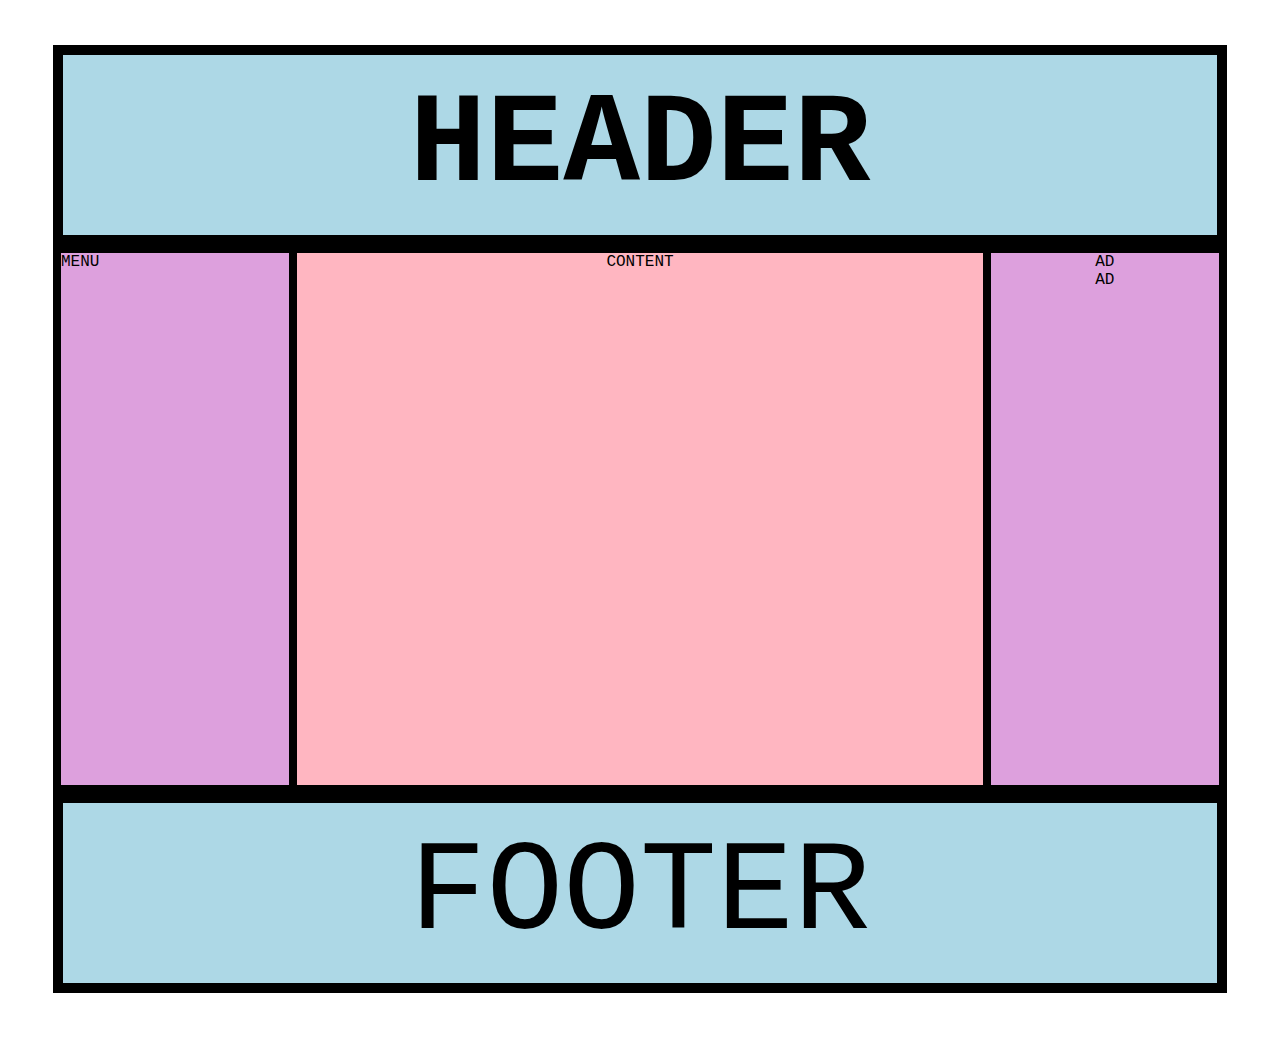
<file: Holy Grail/index.html>
<!DOCTYPE html>
<html lang="en">
<head>
    <meta charset="UTF-8">
    <meta name="viewport" content="width=device-width, initial-scale=1.0">
    <meta http-equiv="X-UA-Compatible" content="ie=edge">
    <title>Holy Grail</title>
    <link rel="stylesheet" href="style.css">
</head>
<body>

    <div class="main-container">
        
        <div class="header-container">
            <h1 class="header">HEADER</h1>
        </div>

        <div class="middle-container">
            <div class="middle-menu">MENU</div>
            <div class="middle-content">CONTENT</div>
            <div class="middle-advertisement">AD<br>AD</div>            
        </div>

        <div class="footer-container">
            <footer class="footer">FOOTER</footer>
        </div>

    </div>
</body>
</html>
</file>
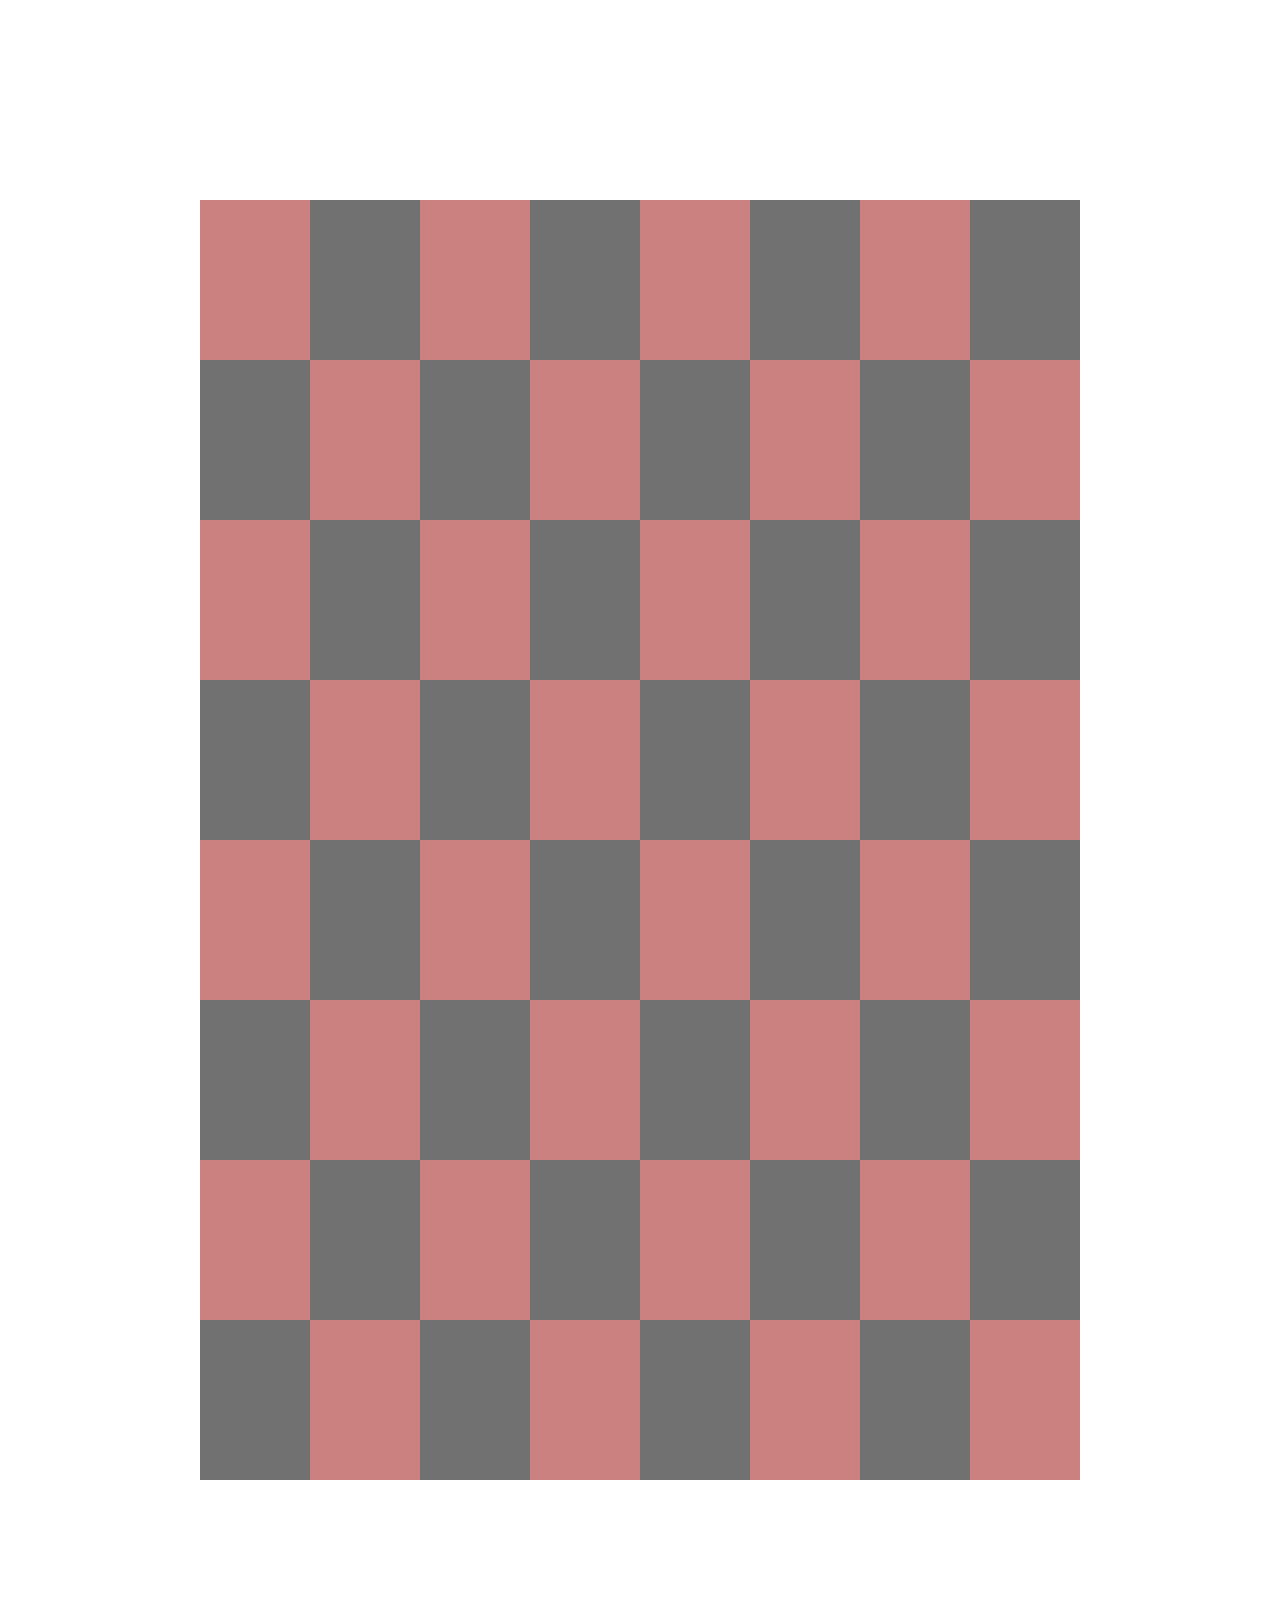
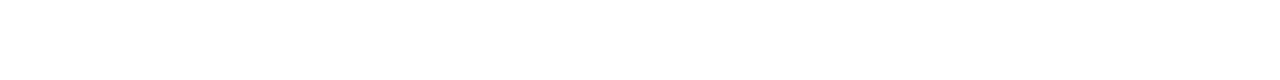
<file: Chessboard/chessboard.html>
<!DOCTYPE html>
<html lang="en">
<head>
    <meta charset="UTF-8">
    <meta name="viewport" content="width=device-width, initial-scale=1.0">
    <meta http-equiv="X-UA-Compatible" content="ie=edge">
    <link rel="stylesheet" href="style.css">
    <title>Document</title>
</head>
<body>
        <div class="board">
            <div class="row">
                <div class="white-square"></div>
                <div class="black-square"></div>
                <div class="white-square"></div>
                <div class="black-square"></div>
                <div class="white-square"></div>
                <div class="black-square"></div>
                <div class="white-square"></div>
                <div class="black-square"></div>
            </div>
            <div class="row">
                <div class="black-square"></div>
                <div class="white-square"></div>
                <div class="black-square"></div>
                <div class="white-square"></div>
                <div class="black-square"></div>
                <div class="white-square"></div>
                <div class="black-square"></div>
                <div class="white-square"></div>
            </div>
            <div class="row">
                <div class="white-square"></div>
                <div class="black-square"></div>
                <div class="white-square"></div>
                <div class="black-square"></div>
                <div class="white-square"></div>
                <div class="black-square"></div>
                <div class="white-square"></div>
                <div class="black-square"></div>
            </div>
            <div class="row">
                <div class="black-square"></div>
                <div class="white-square"></div>
                <div class="black-square"></div>
                <div class="white-square"></div>
                <div class="black-square"></div>
                <div class="white-square"></div>
                <div class="black-square"></div>
                <div class="white-square"></div>
            </div>
            <div class="row">
                <div class="white-square"></div>
                <div class="black-square"></div>
                <div class="white-square"></div>
                <div class="black-square"></div>
                <div class="white-square"></div>
                <div class="black-square"></div>
                <div class="white-square"></div>
                <div class="black-square"></div>
            </div>
            <div class="row">
                <div class="black-square"></div>
                <div class="white-square"></div>
                <div class="black-square"></div>
                <div class="white-square"></div>
                <div class="black-square"></div>
                <div class="white-square"></div>
                <div class="black-square"></div>
                <div class="white-square"></div>
                </div>
            <div class="row">
                <div class="white-square"></div>
                <div class="black-square"></div>
                <div class="white-square"></div>
                <div class="black-square"></div>
                <div class="white-square"></div>
                <div class="black-square"></div>
                <div class="white-square"></div>
                <div class="black-square"></div>
            </div>
            <div class="row">
                <div class="black-square"></div>
                <div class="white-square"></div>
                <div class="black-square"></div>
                <div class="white-square"></div>
                <div class="black-square"></div>
                <div class="white-square"></div>
                <div class="black-square"></div>
                <div class="white-square"></div>
                </div>
    </div>
    </body>
</html>
</file>
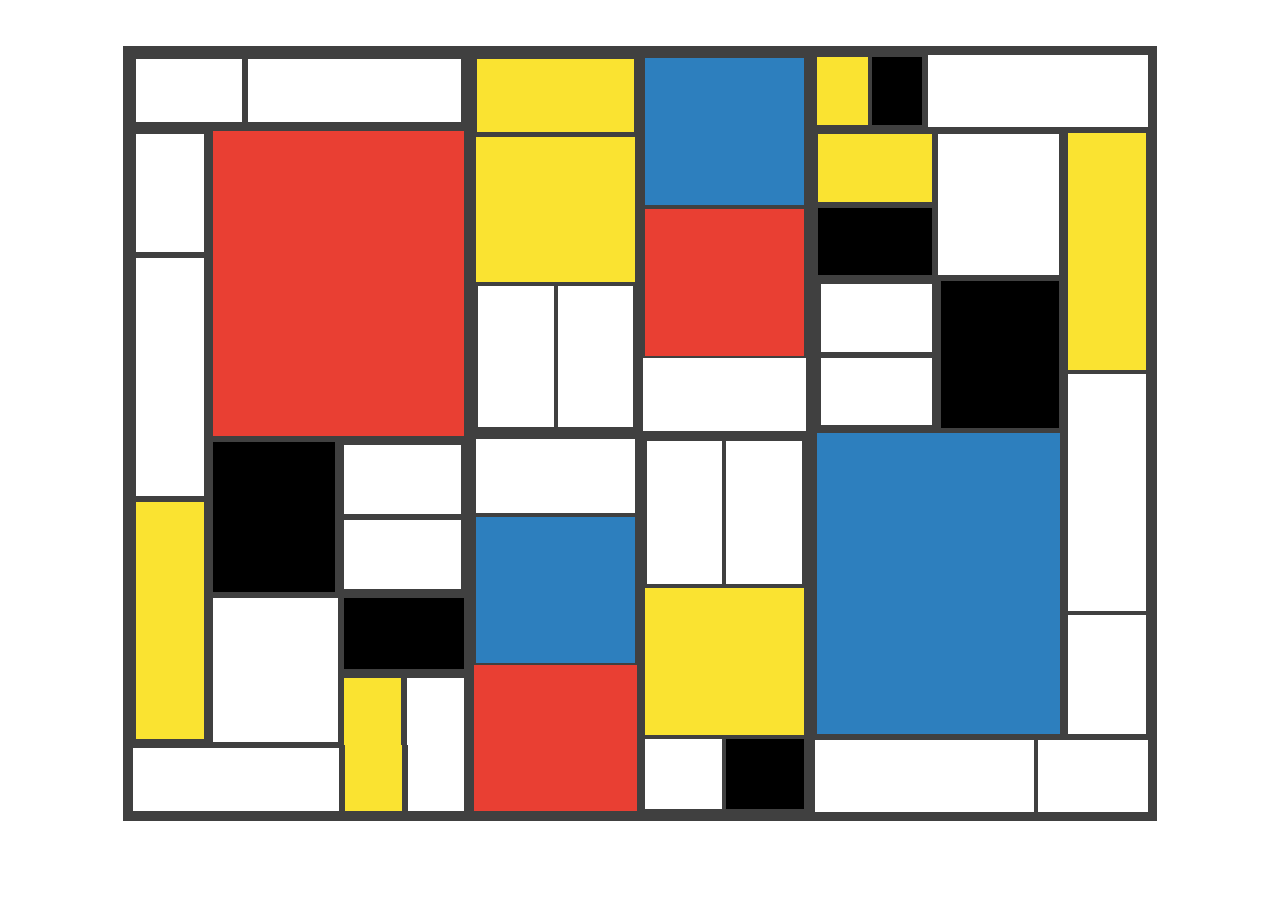
<file: Piet Mondrian Painting/mondrian.html>
<!DOCTYPE html>
<html lang="en">
<head>
    <meta charset="UTF-8">
    <meta name="viewport" content="width=device-width, initial-scale=1.0">
    <meta http-equiv="X-UA-Compatible" content="ie=edge">
    <link rel="stylesheet" href="style.css">
    <title>Mondrian</title>
</head>
<body>
<div class="frame">
    <!-- <div id="lvl0_col1">
        <div id="lvl1_col1">
            <div id="lvl2_col1">
                <div id="block1"></div>

            </div>
        </div>

    </div> -->
    <div id="rootColumn0" class="column">
        <div id="lvl1_col0_box1">
            <div id="lvl2_col0_box1"></div>
            <div id="lvl2_col0_box2"></div>
        </div>
        <div id="lvl1_col0_box2">
            <div id="lvl2_col0_box3">
                <div id="lvl3_col0_box1" class="white"></div>
                <div id="lvl3_col0_box2" class="white"></div>
                <div id="lvl3_col0_box3" class="yellow"></div>
            </div>
            <div id="lvl2_col0_box4">
                <div id="lvl3_col0_box6" class="red"></div>
                <div id="lvl3_col0_box7">
                    <div id="lvl4_col0_box1" class="black"></div>
                    <div id="lvl4_col0_box2">
                        <div id="lvl5_col0_box1"></div>
                        <div id="lvl5_col0_box2"></div>
                    </div>
                    <div id="lvl4_col0_box3" class="white"></div>
                    <div id="lvl4_col0_box4">
                        <div id="lvl5_col0_box3" class="black"></div>
                        <div id="lvl5_col0_box4">
                            <div id="lvl6_col0_box1">
                                <div id="lvl7_col0_box1" class="yellow"></div>
                                <div id="lvl7_col0_box2"></div>
                            </div>
                            <div id="lvl6_col0_box2"></div>
                        </div>
                    </div>

                </div>
            </div>
            
        </div>
        <div id="lvl1_col0_box3">
            <div id="lvl2_col0_box6" class="white"></div>
            <div id="lvl2_col0_box7">
                <div id="lvl3_col0_box4" class="yellow"></div>
                <div id="lvl3_col0_box5" class="white"></div>
            </div>
            
        </div>
    </div>
    <!-- starting small and creating the second "Block".
    This should help me make sure I know how much I need
    to nest the larger blocks -->


    <!-- Break down the rectangle name and remove. use multiple classes to select
        dif rectangles. Try using depth/level for the primary delineator  -->

    <div id="rootColumn1" class="column">
        <div id="col2_lvl0">
            <div id="col2_section0_lvl1_rectangle1" class="yellow">
            </div>
            <div id="col2_section0_lvl1_rectangle2" class="yellow">
                <div id="col2_section0_lvl2_rectangle1" class="yellow"></div>
                <div id="col2_section0_lvl2_rectangle1" class="white">
                    <div id="col2_section0_lvl3_rectangle1" class="white"></div>
                    <div id="col2_section0_lvl3_rectangle1" class="white"></div>
                </div>
            </div>
        </div>
        <div id="col2_lvl0">
            <div id="col2_section1_lvl1_rectangle1" class="blue"></div>
            <div id="col2_section1_lvl1_rectangle2" class="red"></div>
            <div id="col2_section1_lvl1_rectangle3" class="white"></div>
        </div>
        <div id="col2_lvl0">
            <div id="col2_section2_lvl1_rectangle1" class="white"></div>
            <div id="col2_section2_lvl1_rectangle2" class="blue"></div>
            <div id="col2_section2_lvl1_rectangle3" class="red"></div>
        </div>

        <div id="col2_lvl0">
            <div id="col2_section3_lvl1_rectangle1" class="yellow">
                <div id="col2_section3_lvl2_rectangle1" class="white">
                    <div id="col2_section3_lvl3_rectangle1" class="white"></div>
                    <div id="col2_section3_lvl3_rectangle1" class="white"></div>
                </div>
                <div id="col2_section3_lvl2_rectangle1" class="yellow"></div>
                </div>
            <div id="col2_section3_lvl1_rectangle2">
                <div id="col2_section3_lvl2"></div>
                <div id="col2_section3_lvl2" class="black"></div>
            </div>
                
        </div>
    </div>
    <div id="rootColum2" class="column">
        <div id="lvl0_col1">
            <div id="lvl1_col1">
                <div id="lvl2_col1_box1" class="yellow"></div>
                <div id="lvl2_col1_box2" class="black"></div>
            </div>
            <div id="lvl1_col2">

            </div>

        </div>
        <div id="lvl0_col2">
            <div id="lvl1_col2_left">
                <div id="lvl2_col2_left_box1">
                    <div id="lvl3_col2_left_box1">
                        <div id="lvl4_col2_left_box1" class="yellow"></div>
                        <div id="lvl4_col2_left_box2" class="black"></div>
                    </div>
                    <div id="lvl3_col2_left_box2" class="white"></div>
                    <div id="lvl3_col2_left_box3">
                            <div id="lvl4_col2_left_box3" class="white"></div>
                            <div id="lvl4_col2_left_box4" class="white"></div>
                    </div>
                    <div id="lvl3_col2_left_box4" class="black"></div>


                </div>
                <div id="lvl2_col2_left_box2" class="blue"></div>
            </div>
            <div id="lvl1_col2_right">
                <div id="lvl2_col2_box1" class="yellow"></div>
                <div id="lvl2_col2_box2"></div>
                <div id="lvl2_col2_box3"></div>
            </div>
        </div>
        <div id="lvl0_col3">
            <div id="lvl1_col3_box1"></div>
            <div id="lvl1_col3_box2"></div>
    
        </div>
    </div>


</div>
</body>
</html>
</file>
<file: Holy Grail/style.css>
.main-container{
    font-family: 'Courier New', Courier, monospace;
    background: 4px solid black;
    margin: 5vh;
}
.header-container{
    display: flex;
    border: 10px solid black;
    align-content: center;
    justify-content: center;
    height: 20vh;
    background: lightblue;
}
.header {
    font-size: 10vw;
    align-self: center;
}
.middle-container{
    display: flex;
    border: 4px solid black;
    height: 60vh;
    flex-direction: row;
}
.middle-menu{
    border: 4px solid black;
    background: plum;
    flex: 20;
    text-align: left;
}
.middle-content{
    border: 4px solid black;
    background: lightpink;
    flex: 60;
    text-align: center;
}
.middle-advertisement{
    border: 4px solid black;
    background: plum;
    flex: 20;
    text-align: center;
}
.footer-container{
    display: flex;
    border: 10px solid black;
    height: 20vh;
    background: lightblue;
    align-content: center;
    justify-content: center;
}
.footer {
    font-size: 10vw;
    align-self: center;
}
</file>
<file: Chessboard/style.css>
.board {
    display: flex;
    /* flex-wrap: wrap; */
    flex-direction: column;
    width: 100%;
    height: 100vw;
}

.row {
    display: flex;
    flex: 1;
    /* height: 12.5%;
    width:100%; */
}

.black-square {
    background: rgb(114, 113, 113);
    flex: 1;
    /* height: 100%; */
}

.white-square {
    background-color: rgb(204, 129, 129);
    flex: 1;
    /* height: 100%; */
}

body{
    margin: 200px
}
</file>
<file: Piet Mondrian Painting/style.css>
.blue {background-color: rgb(45, 127, 190);}
.yellow {background-color: rgb(250, 227, 49);}
.black {background-color: rgb(0, 0, 0);}
.gray {background-color: rgb(64, 64, 64);}
.red {background-color: rgb(233, 63, 51);}
.white {background-color: rgb(255, 255, 255);}

body 
{
    position: relative;
    display:flex;
    justify-content: center;
    align-content: center;
}
/* the board IS NOT a board, it is space between with drop shadows ( at least I think it is */
.frame 
{
    position: absolute;
    display:flex;
    border: 5px rgb(64, 64, 64) solid;
    height: 85vh;
    width: 80vw;
    margin-top: 3%;
}

.column 
{
    display: flex;
    flex: 1;
    border: 2px rgb(64, 64, 64) solid;
    flex-wrap: wrap;
}

#col2_lvl0 
{
    display:flex;
    flex: 1;
    border: 3px rgb(64, 64, 64) solid;
    max-height: 100%;
    min-width: 46%;
    flex-direction: column;
}

#rootColumn1
{
    display:flex;
}

#col2_section0_lvl1_rectangle1
{
    flex: 1;
    border: 3px rgb(64, 64, 64) solid;
}

#col2_section0_lvl1_rectangle2
{
    display: flex;
    flex-direction: column;
    flex: 4;
    border: 1px rgb(64, 64, 64) solid;
}

#col2_section0_lvl2_rectangle1
{
    display: flex;
    flex: 1;
    border: 1px rgb(64, 64, 64) solid;
}

#col2_section0_lvl3_rectangle1
{
    flex: 1;
    border: 2px rgb(64, 64, 64) solid;
}

#col2_section1_lvl1_rectangle1
{   
    flex: 2;
    border: 2px rgb(64, 64, 64) solid;
}

#col2_section1_lvl1_rectangle2
{
    flex: 2;
    border: 2px rgb(64, 64, 64) solid;
}

#col2_section1_lvl1_rectangle3
{
    flex: 1;
}

#col2_section2_lvl1_rectangle1
{   
    flex: 1;
    border: 2px rgb(64, 64, 64) solid;
}

#col2_section2_lvl1_rectangle2
{
    flex: 2;
    border: 2px rgb(64, 64, 64) solid;
}

#col2_section2_lvl1_rectangle3
{
    flex: 2;
}

#col2_section3_lvl1_rectangle1
{
    flex: 1;
    border: 3px rgb(64, 64, 64) solid;
}

#col2_section3_lvl1_rectangle1
{
    display: flex;
    flex-direction: column;
    flex: 4;
    border: 1px rgb(64, 64, 64) solid;
}

#col2_section3_lvl2_rectangle1
{
    display: flex;
    flex: 1;
    border: 1px rgb(64, 64, 64) solid;
}

#col2_section3_lvl3_rectangle1
{
    flex: 1;
    border: 2px rgb(64, 64, 64) solid;
}

#col2_section3_lvl1_rectangle2
{
    display: flex;
    flex: 1;
}

#col2_section3_lvl2
{
    flex: 1;
    border: 2px rgb(64, 64, 64) solid;
}

#rootColum2
{
    display: flex;
    flex-direction: column;
}

#lvl0_col1
{
    display: flex;
    flex: 1;
}

#lvl0_col2
{
    display: flex;
    flex: 8;
}

#lvl0_col3
{
    display: flex;
    flex:1;
}


#lvl1_col1
{
    display: flex;
    flex: 1;
    border: 2px rgb(64, 64, 64) solid;
}

#lvl1_col2
{
    flex: 2;
    border: 2px rgb(64, 64, 64) solid;
}

#lvl2_col1_box1
{
    flex:1;
    border: 2px rgb(64, 64, 64) solid;

}

#lvl2_col1_box2
{
    flex:1;
    border: 2px rgb(64, 64, 64) solid;

}

#lvl1_col3_box1
{
    flex:2;
    border: 2px rgb(64, 64, 64) solid;

}

#lvl1_col3_box2
{
    flex:1;
    border: 2px rgb(64, 64, 64) solid;

}

#lvl0_col2
{
    display: flex;
}

#lvl1_col2_left
{
    display: flex;
    border: 2px rgb(64, 64, 64) solid;
    flex: 3;
}

#lvl1_col2_right
{
    display: flex;
    border: 2px rgb(64, 64, 64) solid;
    flex: 1;
    flex-direction: column;
}

#lvl2_col2_box1
{
    flex:2;
    border: 2px rgb(64, 64, 64) solid;
}

#lvl2_col2_box2
{
    flex:2;
    border: 2px rgb(64, 64, 64) solid;
}

#lvl2_col2_box3
{
    flex:1;
    border: 2px rgb(64, 64, 64) solid;
}

#lvl1_col2_left
{
    display: flex;
    flex-direction: column;
    flex-wrap: wrap;
    border: 2px rgb(64, 64, 64) solid;
}

#lvl2_col2_left_box1
{
    display:flex;
    flex:1;
    flex-wrap: wrap;
}

#lvl2_col2_left_box2
{
    flex:1;
    border: 2px rgb(64, 64, 64) solid;
}

#lvl3_col2_left_box1
{
    display: flex;
    flex: 1;
    /* border: 3px rgb(64, 64, 64) solid; */
    max-height: 100%;
    min-width: 46%;
    flex-direction: column;  
}

#lvl3_col2_left_box2
{
    display: flex;
    flex: 1;
    border: 3px rgb(64, 64, 64) solid;
    max-height: 100%;
    min-width: 46%;
}

#lvl3_col2_left_box3
{
    display: flex;
    flex: 1;
    border: 3px rgb(64, 64, 64) solid;
    max-height: 100%;
    min-width: 46%;
    flex-direction: column;  
}

#lvl3_col2_left_box4
{
    display: flex;
    flex: 1;
    border: 3px rgb(64, 64, 64) solid;
    max-height: 100%;
    min-width: 46%;
}

#lvl4_col2_left_box1
{
    flex:1;
    border: 3px rgb(64, 64, 64) solid;
}

#lvl4_col2_left_box2
{
    flex:1;
    border: 3px rgb(64, 64, 64) solid;
}

#lvl4_col2_left_box3
{
    flex:1;
    border: 3px rgb(64, 64, 64) solid;

}

#lvl4_col2_left_box4
{
    flex:1;
    border: 3px rgb(64, 64, 64) solid;

}

#rootColumn0
{
    display: flex;
    flex-direction: column;
}

#lvl1_col0_box1
{
    display: flex;
    flex: 1;
    border: 3px rgb(64, 64, 64) solid;

}

#lvl1_col0_box2
{
    display: flex;
    flex: 9;

}

#lvl1_col0_box3
{
    display: flex;
    flex: 1;

}

#lvl2_col0_box1
{
    flex: 1;
    border: 3px rgb(64, 64, 64) solid;

}

#lvl2_col0_box2
{
    flex: 2;
    border: 3px rgb(64, 64, 64) solid;

}

#lvl2_col0_box3
{
    display: flex;
    flex: 2;
    border: 3px rgb(64, 64, 64) solid;
    flex-direction: column;
}

#lvl2_col0_box4
{
    display: flex;
    flex: 7;

}

#lvl3_col0_box1
{
    flex:1;
    border: 3px rgb(64, 64, 64) solid;

}
#lvl3_col0_box2
{
    flex:2;
    border: 3px rgb(64, 64, 64) solid;

}

#lvl3_col0_box3
{
    flex:2;
    border: 3px rgb(64, 64, 64) solid;


}

#lvl2_col0_box6
{
    Flex:100;
    border: 3px rgb(64, 64, 64) solid;

}

#lvl2_col0_box7
{
    display: flex;
    flex: 61;

}

#lvl3_col0_box4
{
    flex: 1;
    border-bottom: 3px rgb(64, 64, 64) solid;;
    border-left: 3px rgb(64, 64, 64) solid;
    border-right: 3px rgb(64, 64, 64) solid;
}

#lvl3_col0_box5
{
    flex: 1;
    border-bottom: 3px rgb(64, 64, 64) solid;;
    border-left: 3px rgb(64, 64, 64) solid;
    border-right: 3px rgb(64, 64, 64) solid;
}

#lvl2_col0_box4
{
    display: flex;
    flex-direction: column;
}

#lvl3_col0_box6
{
    flex: 1;
    border: 3px rgb(64, 64, 64) solid;
}

#lvl3_col0_box7
{
    display: flex;
    flex: 1;
    flex-wrap: wrap;
}


#lvl4_col0_box1
{
    display: flex;
    flex: 1;
    border: 3px rgb(64, 64, 64) solid;
    max-height: 100%;
    min-width: 46%;
}

#lvl4_col0_box2
{
    display: flex;
    flex: 1;
    border: 3px rgb(64, 64, 64) solid;
    max-height: 100%;
    min-width: 46%;
    flex-direction: column;
}

#lvl4_col0_box3
{
    display: flex;
    flex: 1;
    border: 3px rgb(64, 64, 64) solid;
    max-height: 100%;
    min-width: 46%;
}

#lvl4_col0_box4
{
    display: flex;
    flex: 1;
    max-height: 100%;
    min-width: 46%;
    flex-direction: column;
}

#lvl5_col0_box1
{
    flex: 1;
    border: 3px rgb(64, 64, 64) solid;

}

#lvl5_col0_box2
{
    flex: 1;
    border: 3px rgb(64, 64, 64) solid;

}

#lvl5_col0_box3
{
    flex: 1;
    border: 3px rgb(64, 64, 64) solid;

}

#lvl5_col0_box4
{   
    display: flex;
    flex:1;
    border-top: 3px rgb(64, 64, 64) solid;
}

#lvl6_col0_box1
{
    flex: 1;
}

#lvl6_col0_box1
{
    display: flex;
    flex:1;
}

#lvl7_col0_box1
{
    flex: 1;
    border-top: 3px rgb(64, 64, 64) solid;
    border-left: 3px rgb(64, 64, 64) solid;
    border-right: 3px rgb(64, 64, 64) solid;

}

#lvl7_col0_box2
{
    flex:1;
    border-top: 3px rgb(64, 64, 64) solid;
    border-left: 3px rgb(64, 64, 64) solid;
    border-right: 3px rgb(64, 64, 64) solid;

}
</file>
